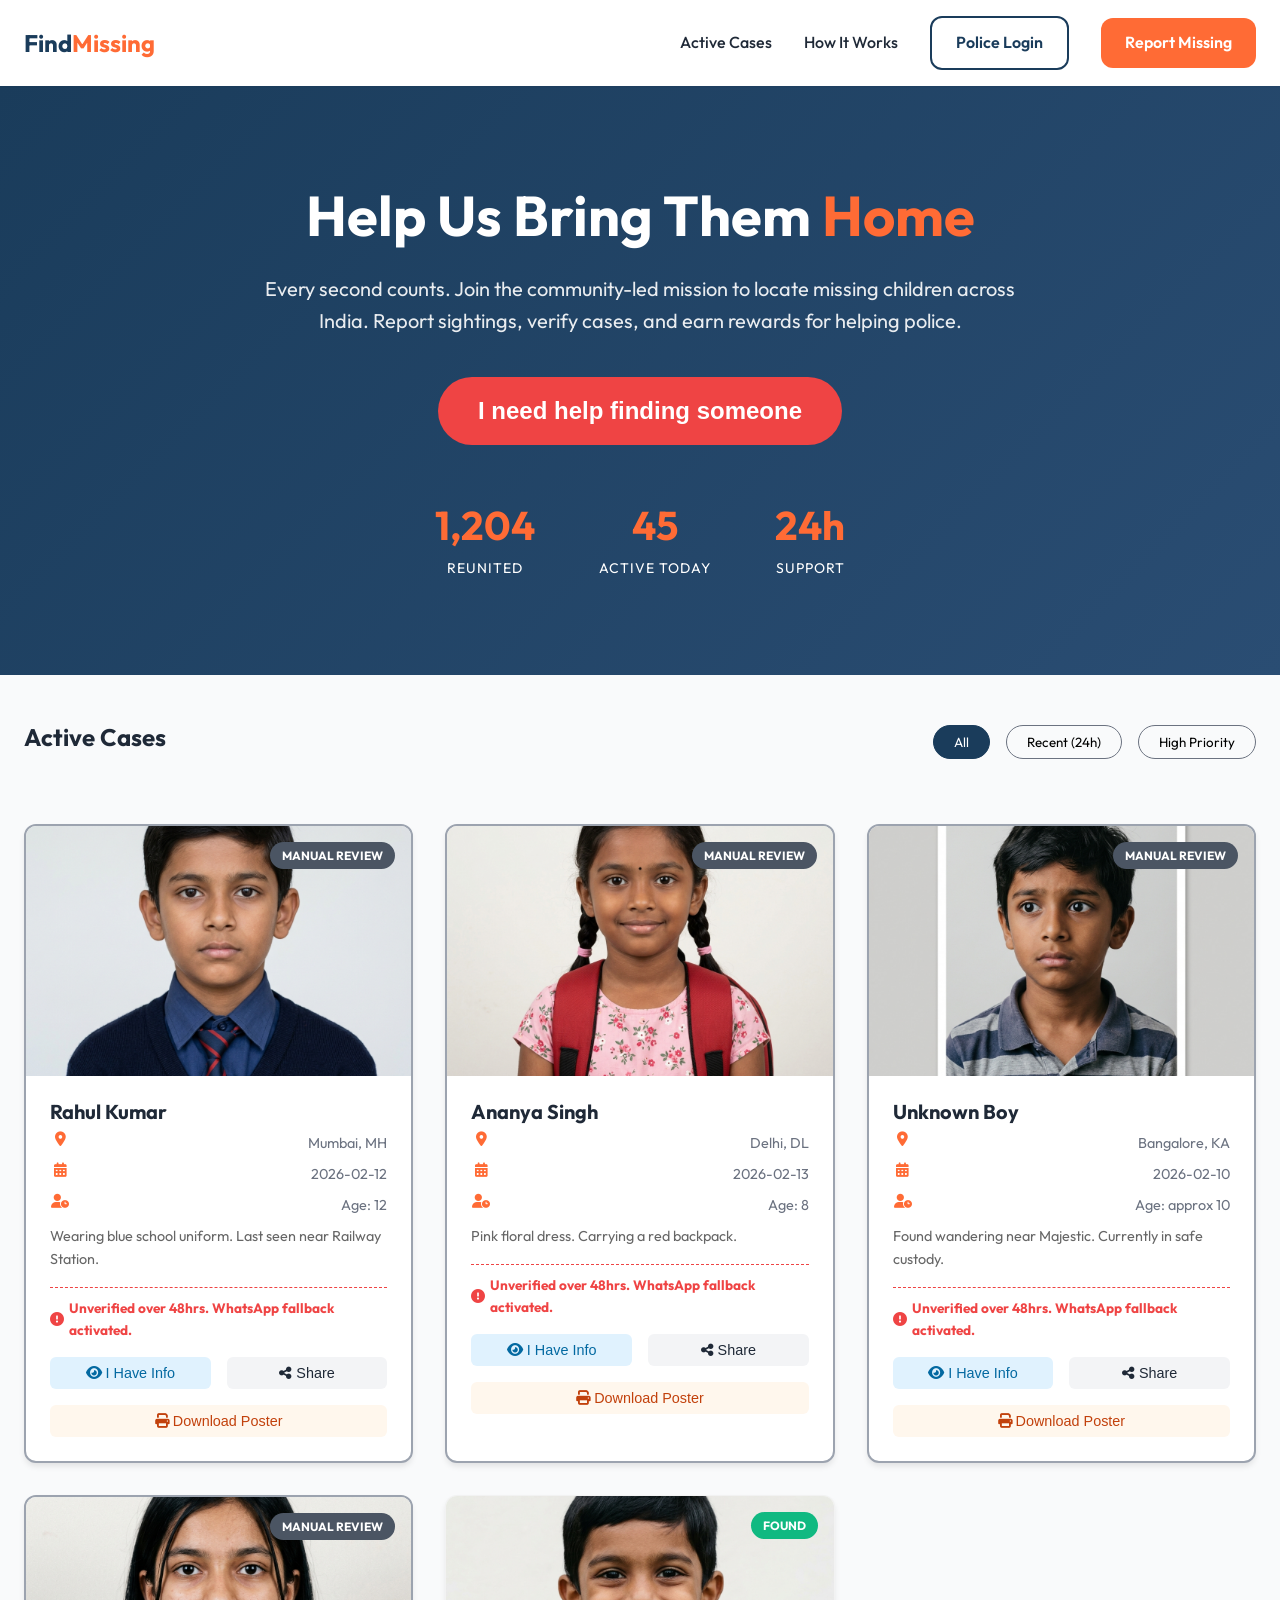
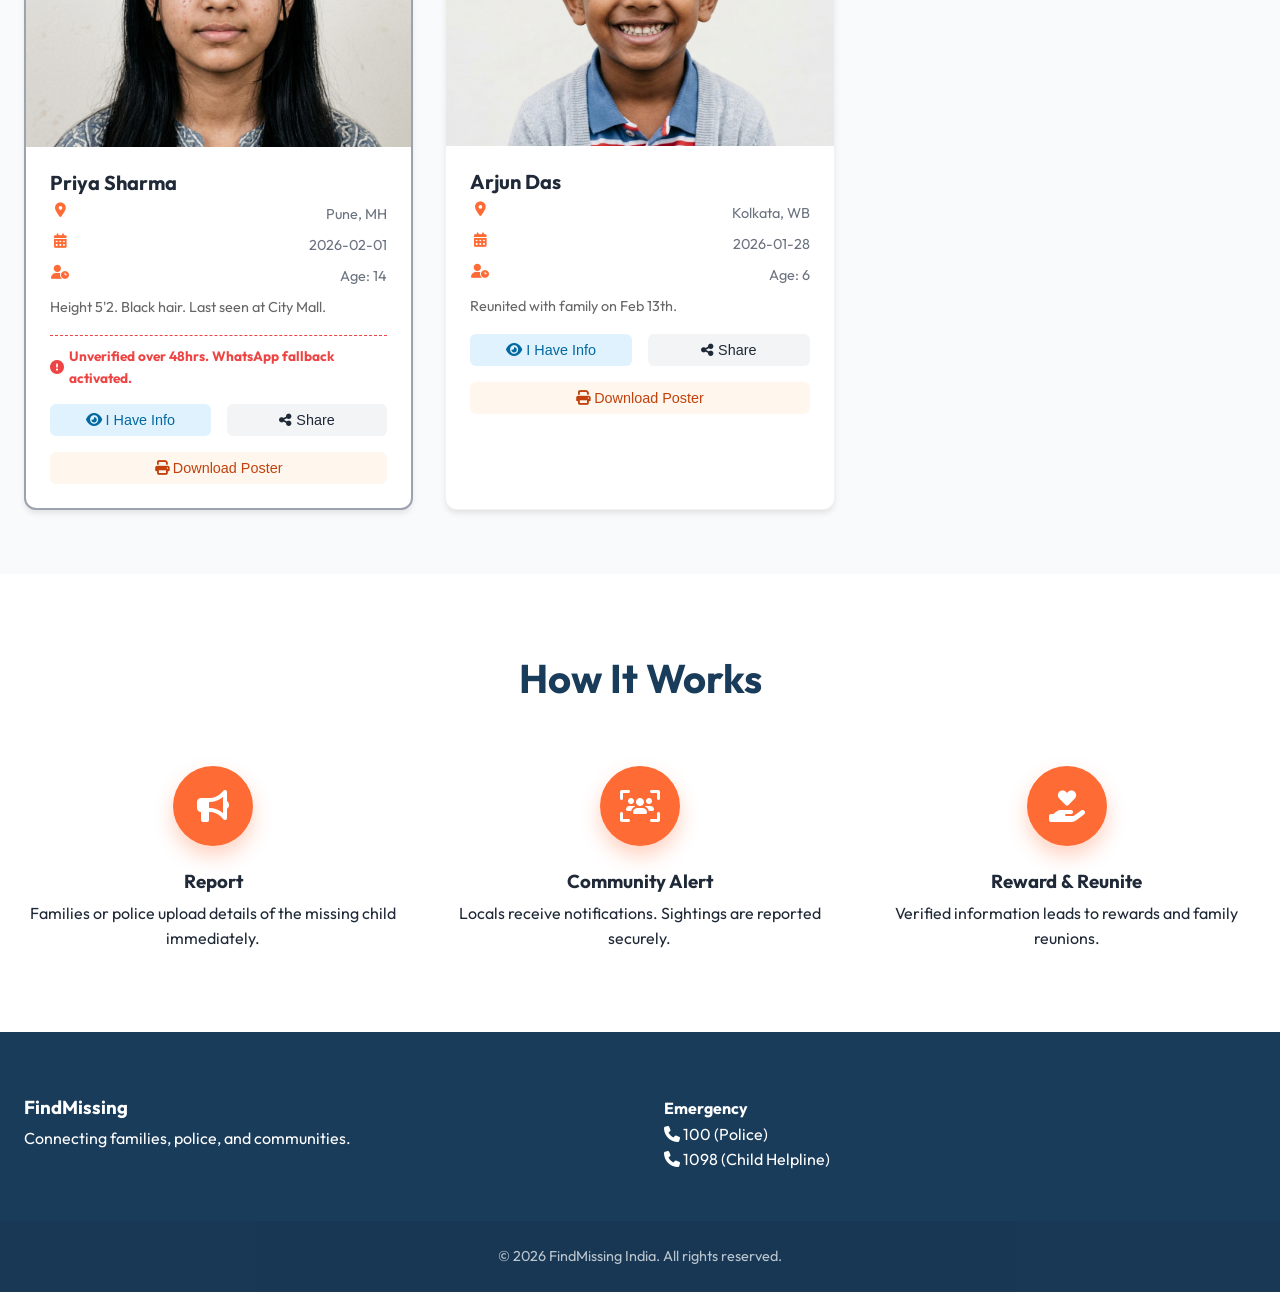
<file: index.html>
<!DOCTYPE html>
<html lang="en">

<head>
    <meta charset="UTF-8">
    <meta name="viewport" content="width=device-width, initial-scale=1.0">
    <title>FindMissing - Reconnecting Families</title>
    <meta name="description"
        content="Official platform to report and find missing children in India. Connect with police and community to help.">
    <link rel="stylesheet" href="styles.css">
    <link rel="preconnect" href="https://fonts.googleapis.com">
    <link rel="preconnect" href="https://fonts.gstatic.com" crossorigin>
    <link href="https://fonts.googleapis.com/css2?family=Outfit:wght@300;400;500;600;700&display=swap" rel="stylesheet">
    <link rel="stylesheet" href="https://cdnjs.cloudflare.com/ajax/libs/font-awesome/6.4.0/css/all.min.css">
</head>

<body>

    <!-- Navigation -->
    <nav class="navbar">
        <div class="nav-container">
            <a href="#" class="logo">Find<span class="highlight">Missing</span></a>
            <div class="nav-links">
                <a href="#active-cases">Active Cases</a>
                <a href="#how-it-works">How It Works</a>
                <a href="#" class="btn-secondary" onclick="openPoliceLogin()">Police Login</a>
                <span id="policeActions" style="display: none; align-items: center; margin-right: 15px;">
                    <a href="#" style="color: var(--secondary); font-weight: bold; cursor: pointer; text-decoration: none;" onclick="openLedger()"><i class="fas fa-database"></i> Audit Ledger</a>
                </span>
                <a href="#" class="btn-primary" onclick="openReportModal()">Report Missing</a>
            </div>
            <div class="mobile-menu-btn">
                <i class="fas fa-bars"></i>
            </div>
        </div>
    </nav>

    <!-- Hero Section -->
    <header class="hero">
        <div class="hero-content">
            <h1>Help Us Bring Them <span class="highlight">Home</span></h1>
            <p>Every second counts. Join the community-led mission to locate missing children across India. Report
                sightings, verify cases, and earn rewards for helping police.</p>
            <div class="crisis-actions" style="margin-top: 2rem; margin-bottom: 3rem;">
                <button id="crisis-btn" class="btn-pulse" onclick="openWizard()">I need help finding someone</button>
            </div>
            <div class="hero-stats">
                <div class="stat-item">
                    <span class="stat-number">1,204</span>
                    <span class="stat-label">Reunited</span>
                </div>
                <div class="stat-item">
                    <span class="stat-number">45</span>
                    <span class="stat-label">Active Today</span>
                </div>
                <div class="stat-item">
                    <span class="stat-number">24h</span>
                    <span class="stat-label">Support</span>
                </div>
            </div>
        </div>
        <div class="hero-overlay"></div>
    </header>

    <!-- Main Content -->
    <main class="container">

        <!-- Filters -->
        <section class="filters" id="active-cases">
            <div class="section-header">
                <h2>Active Cases</h2>
                <div class="filter-options">
                    <button class="filter-btn active" onclick="setFilter('all')">All</button>
                    <button class="filter-btn" onclick="setFilter('recent')">Recent (24h)</button>
                    <button class="filter-btn" onclick="setFilter('high-risk')">High Priority</button>
                </div>
            </div>
        </section>

        <!-- Missing Persons Grid -->
        <div class="cards-grid" id="cardsGrid">
            <!-- Cards will be injected here by JS -->
        </div>

    </main>

    <!-- How It Works -->
    <section class="how-it-works" id="how-it-works">
        <div class="container">
            <h2>How It Works</h2>
            <div class="steps-grid">
                <div class="step-card">
                    <div class="icon-box"><i class="fas fa-bullhorn"></i></div>
                    <h3>Report</h3>
                    <p>Families or police upload details of the missing child immediately.</p>
                </div>
                <div class="step-card">
                    <div class="icon-box"><i class="fas fa-users-viewfinder"></i></div>
                    <h3>Community Alert</h3>
                    <p>Locals receive notifications. Sightings are reported securely.</p>
                </div>
                <div class="step-card">
                    <div class="icon-box"><i class="fas fa-hand-holding-heart"></i></div>
                    <h3>Reward & Reunite</h3>
                    <p>Verified information leads to rewards and family reunions.</p>
                </div>
            </div>
        </div>
    </section>

    <!-- Footer -->
    <footer>
        <div class="container footer-content">
            <div class="footer-col">
                <h3>FindMissing</h3>
                <p>Connecting families, police, and communities.</p>
            </div>
            <div class="footer-col">
                <h4>Emergency</h4>
                <p><i class="fas fa-phone"></i> 100 (Police)</p>
                <p><i class="fas fa-phone"></i> 1098 (Child Helpline)</p>
            </div>
        </div>
        <div class="footer-bottom">
            <p>&copy; 2026 FindMissing India. All rights reserved.</p>
        </div>
    </footer>

    <!-- Report Modal -->
    <div class="modal" id="reportModal">
        <div class="modal-content">
            <span class="close-btn" onclick="closeModal('reportModal')">&times;</span>
            <h2>Report Missing Child</h2>
            <form id="reportForm" onsubmit="handleReportSubmit(event)">
                <div class="form-group">
                    <label>Full Name</label>
                    <input type="text" name="name" required>
                </div>
                <div class="form-group">
                    <label>Age</label>
                    <input type="number" name="age" required>
                </div>
                <div class="form-group">
                    <label>Last Seen Location</label>
                    <input type="text" name="location" required>
                </div>
                <div class="form-group">
                    <label>Description / Clothing</label>
                    <textarea name="description" rows="3"></textarea>
                </div>
                <div class="form-group">
                    <label>Upload Photo</label>
                    <input type="file" accept="image/*">
                </div>
                <button type="submit" class="btn-primary full-width">Submit Report</button>
            </form>
        </div>
    </div>

    <!-- Sighting Modal -->
    <div class="modal" id="sightingModal">
        <div class="modal-content">
            <span class="close-btn" onclick="closeModal('sightingModal')">&times;</span>
            <h2>Report Sighting</h2>
            <p id="sightingContext">Reporting info for...</p>
            <form id="sightingForm" onsubmit="handleSightingSubmit(event)">
                <div class="form-group">
                    <label>Your Name (Optional)</label>
                    <input type="text" name="reporterName">
                </div>
                <div class="form-group">
                    <label>Sighting Location</label>
                    <input type="text" name="sightingLocation" required>
                </div>
                <div class="form-group">
                    <label>Details</label>
                    <textarea name="sightingDetails" rows="3" placeholder="What did you see?"></textarea>
                </div>
                <button type="submit" class="btn-primary full-width">Submit Info</button>
            </form>
        </div>
    </div>

    <!-- Crisis Wizard Modal -->
    <div class="modal" id="wizardModal">
        <div class="modal-content" style="max-width: 600px;">
            <span class="close-btn" onclick="closeModal('wizardModal')">&times;</span>
            <div class="progress-container">
                <div class="progress-fill" id="wizard-progress" style="width: 25%;"></div>
            </div>

            <div id="step-1" class="wizard-step active-step">
                <h2 style="color: var(--danger); margin-top: 15px;">Step 1: Basic Information</h2>
                <p style="margin-bottom: 20px; color: var(--text-light);">Please stay calm. We are here to help.</p>
                <div class="form-group">
                    <label>Child's Full Name</label>
                    <input type="text" id="wiz-name" required>
                </div>
                <div class="form-group">
                    <label>Age</label>
                    <input type="text" id="wiz-age" required>
                </div>
                <button class="btn-primary full-width" type="button" onclick="nextStep(2)">Next Step</button>
            </div>

            <div id="step-2" class="wizard-step" style="display: none;">
                <h2 style="color: var(--danger); margin-top: 15px;">Step 2: Last Seen Details</h2>
                <div class="form-group">
                    <label>When were they last seen?</label>
                    <input type="date" id="wiz-date" required>
                </div>
                <div class="form-group">
                    <label>Where were they last seen? (City, Landmark)</label>
                    <input type="text" id="wiz-location" required>
                </div>
                <div style="display: flex; gap: 10px;">
                    <button class="btn-secondary" style="flex: 1;" type="button" onclick="prevStep(1)">Back</button>
                    <button class="btn-primary" style="flex: 2;" type="button" onclick="nextStep(3)">Next Step</button>
                </div>
            </div>

            <div id="step-3" class="wizard-step" style="display: none;">
                <h2 style="color: var(--danger); margin-top: 15px;">Step 3: Physical Description</h2>
                <div class="form-group">
                    <label>What were they wearing? (Colors, patterns)</label>
                    <textarea id="wiz-desc" rows="3" required></textarea>
                </div>
                <div style="display: flex; gap: 10px;">
                    <button class="btn-secondary" style="flex: 1;" type="button" onclick="prevStep(2)">Back</button>
                    <button class="btn-primary" style="flex: 2;" type="button" onclick="nextStep(4)">Next Step</button>
                </div>
            </div>

            <div id="step-4" class="wizard-step" style="display: none;">
                <h2 style="color: var(--danger); margin-top: 15px;">Step 4: Contact & Publish</h2>
                <p style="margin-bottom: 20px; color: var(--text-light);">Provide your details so authorities can reach
                    you right away.</p>
                <div class="form-group">
                    <label>Your Phone Number</label>
                    <input type="tel" id="wiz-contact" required>
                </div>
                <div style="display: flex; gap: 10px;">
                    <button class="btn-secondary" style="flex: 1;" type="button" onclick="prevStep(3)">Back</button>
                    <button class="btn-primary" style="flex: 2; background-color: var(--danger); border: none;"
                        type="button" onclick="submitWizard()">Publish Alert</button>
                </div>
            </div>
        </div>
    </div>

    <!-- Blockchain Ledger Modal -->
    <div class="modal" id="ledgerModal">
        <div class="modal-content" style="max-width: 800px;">
            <span class="close-btn" onclick="closeModal('ledgerModal')">&times;</span>
            <div style="display: flex; align-items: center; gap: 10px; margin-bottom: 20px;">
                <i class="fas fa-link" style="color: var(--secondary); font-size: 1.5rem;"></i>
                <h2 style="margin: 0; color: var(--secondary);">Blockchain Audit Trail</h2>
            </div>
            <p style="color: var(--text-light); margin-bottom: 15px; font-size: 0.9rem;">Mock cryptographic ledger verifying all updates to the database.</p>
            <div style="overflow-x: auto; max-height: 400px;">
                <table class="ledger-table">
                    <thead>
                        <tr>
                            <th>Timestamp</th>
                            <th>Action</th>
                            <th>Case ID</th>
                            <th>Cryptographic Hash</th>
                        </tr>
                    </thead>
                    <tbody id="ledgerBody">
                        <!-- Entries placed by JS -->
                    </tbody>
                </table>
            </div>
        </div>
    </div>

    <script src="script.js"></script>
</body>

</html>
</file>
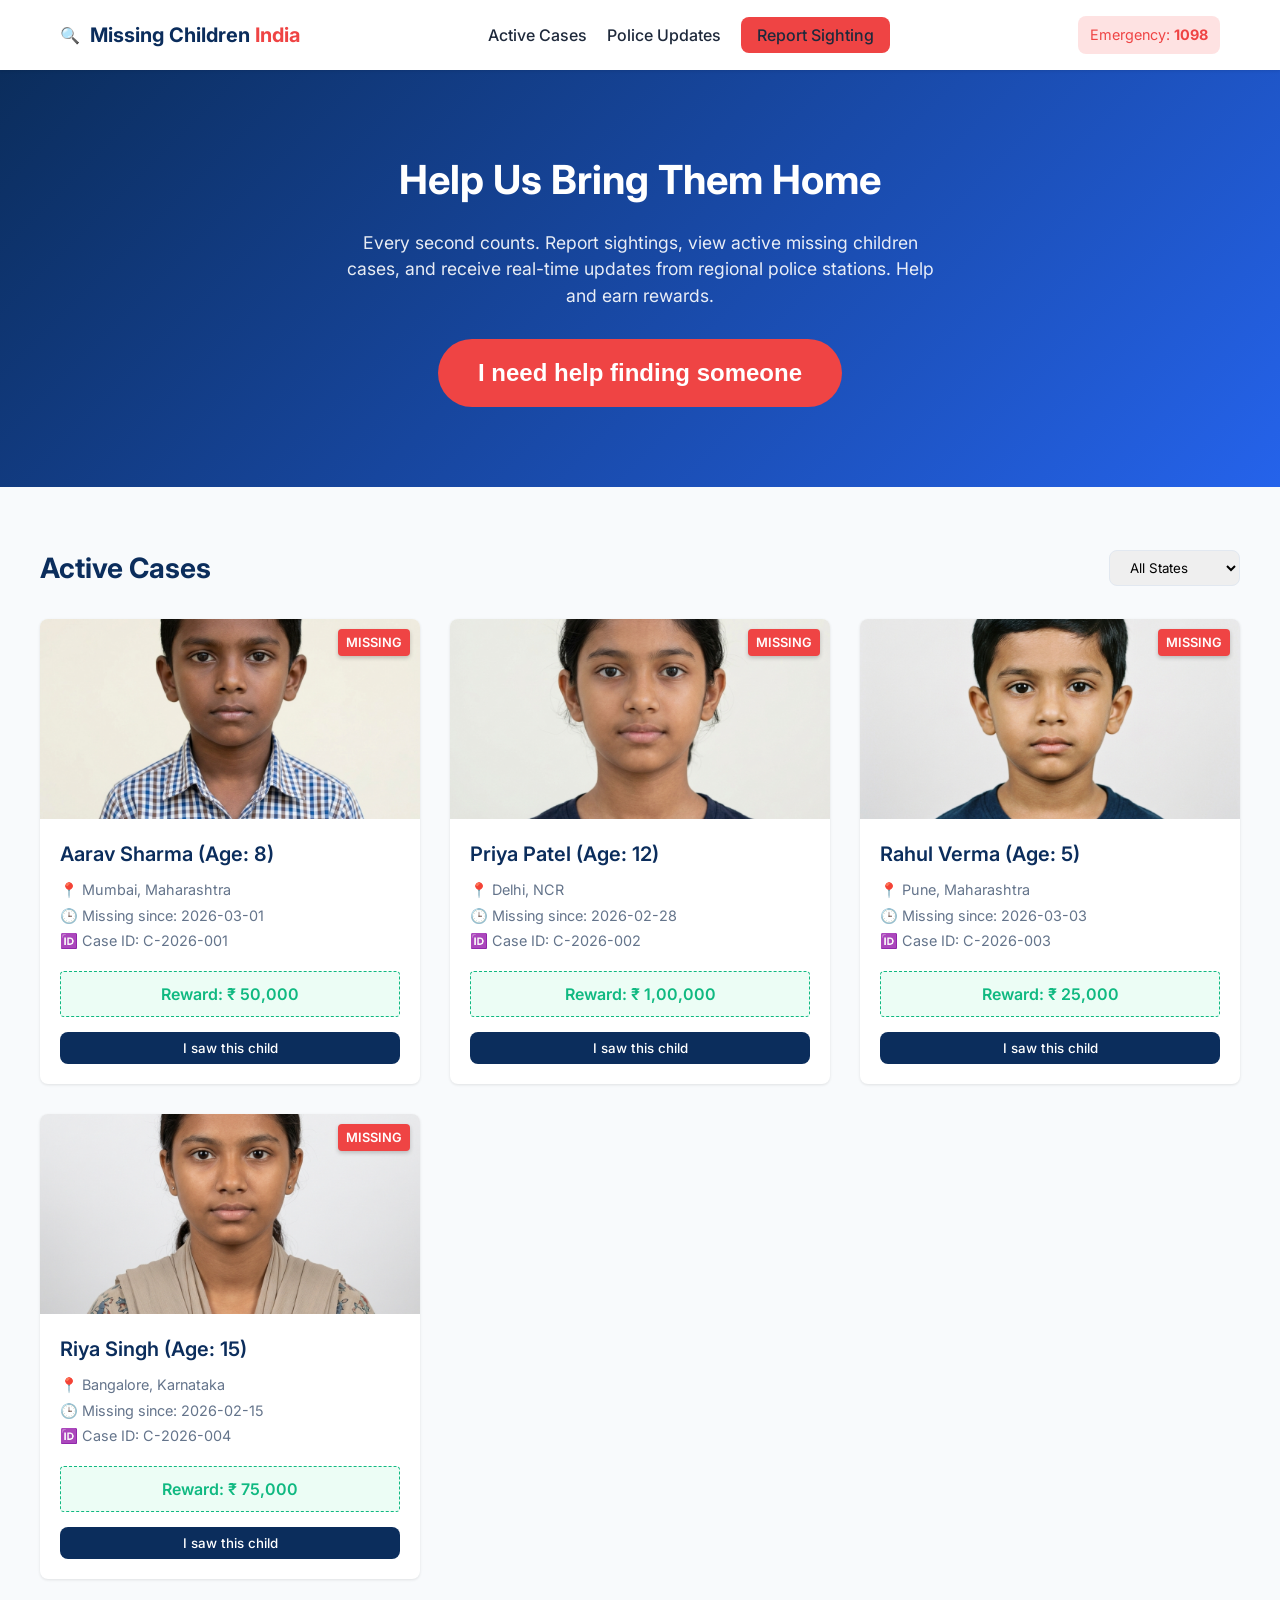
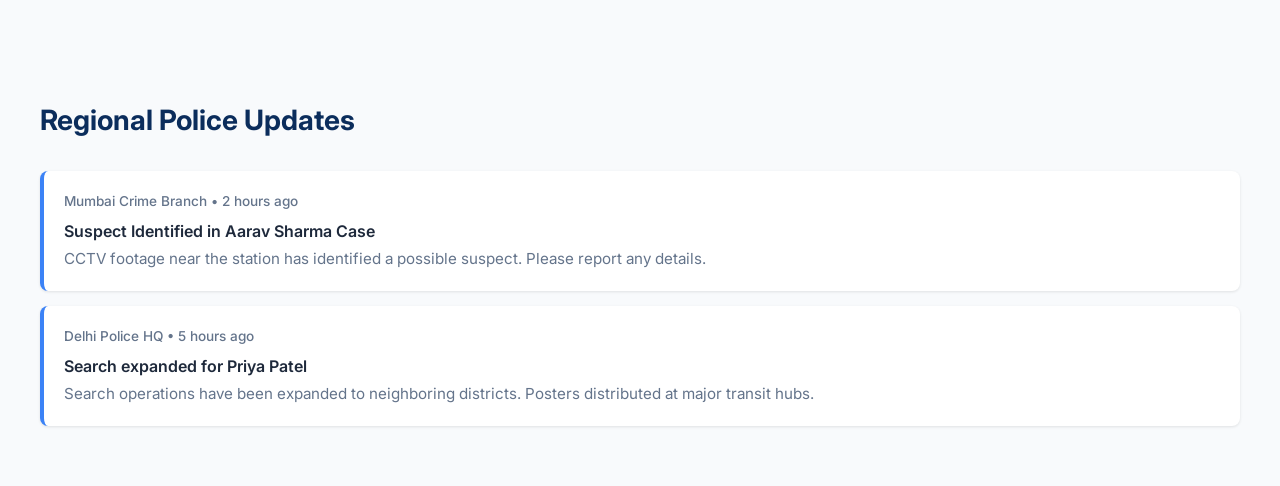
<file: assets/index.html>
<!DOCTYPE html>
<html lang="en">

<head>
    <meta charset="UTF-8">
    <meta name="viewport" content="width=device-width, initial-scale=1.0">
    <title>Missing Children India | Help Find Them</title>
    <meta name="description" content="A platform to report and find missing children across India.">
    <link href="https://fonts.googleapis.com/css2?family=Inter:wght@300;400;500;600;700&display=swap" rel="stylesheet">
    <link rel="stylesheet" href="styles.css">
</head>

<body>
    <header class="main-header">
        <div class="container header-container">
            <div class="logo">
                <span class="logo-icon">🔍</span>
                <h1>Missing Children <span>India</span></h1>
            </div>
            <nav class="main-nav">
                <ul>
                    <li><a href="#active-cases">Active Cases</a></li>
                    <li><a href="#police-updates">Police Updates</a></li>
                    <li><a href="#" id="report-btn" class="btn btn-primary">Report Sighting</a></li>
                </ul>
            </nav>
            <div class="emergency">
                <span>Emergency: </span>
                <strong>1098</strong>
            </div>
        </div>
    </header>

    <main>
        <section class="hero">
            <div class="container hero-content">
                <h2>Help Us Bring Them Home</h2>
                <p>Every second counts. Report sightings, view active missing children cases, and receive real-time
                    updates from regional police stations. Help and earn rewards.</p>
                <div class="crisis-actions" style="margin-top: 30px;">
                    <button id="crisis-btn" class="btn-pulse" onclick="openWizard()">I need help finding
                        someone</button>
                </div>
            </div>
        </section>

        <section id="active-cases" class="container section">
            <div class="section-header">
                <h2>Active Cases</h2>
                <div class="filters">
                    <select id="state-filter">
                        <option value="all">All States</option>
                        <option value="maharashtra">Maharashtra</option>
                        <option value="delhi">Delhi</option>
                        <option value="karnataka">Karnataka</option>
                    </select>
                </div>
            </div>
            <div class="grid" id="cases-grid">
                <!-- Cases dynamically injected here -->
            </div>
        </section>

        <section id="police-updates" class="container section">
            <div class="section-header">
                <h2>Regional Police Updates</h2>
            </div>
            <div class="updates-feed" id="updates-feed">
                <!-- Updates dynamically injected here -->
            </div>
        </section>
    </main>

    <!-- Report Modal -->
    <div id="report-modal" class="modal">
        <div class="modal-content">
            <span class="close-modal">&times;</span>
            <h2>Report a Sighting</h2>
            <form id="report-form">
                <div class="form-group">
                    <label for="child-id">Case ID (if known)</label>
                    <input type="text" id="child-id" placeholder="Optional">
                </div>
                <div class="form-group">
                    <label for="location">Location Seen</label>
                    <input type="text" id="location" required placeholder="City, Area, Landmark">
                </div>
                <div class="form-group">
                    <label for="details">Additional Details</label>
                    <textarea id="details" rows="4" required
                        placeholder="Description of clothing, companions, etc."></textarea>
                </div>
                <div class="form-group">
                    <label for="contact">Your Contact Number</label>
                    <input type="tel" id="contact" required placeholder="+91">
                </div>
                <button type="submit" class="btn btn-primary btn-submit">Submit Report</button>
            </form>
        </div>
    </div>

    <!-- Crisis Wizard Modal -->
    <div id="wizard-modal" class="modal">
        <div class="modal-content wizard-content">
            <span class="close-modal" onclick="closeWizard()">&times;</span>
            <div class="progress-container">
                <div class="progress-fill" id="wizard-progress" style="width: 25%;"></div>
            </div>

            <div id="step-1" class="wizard-step active-step">
                <h2 style="color: var(--accent-red); margin-top: 15px;">Step 1: Basic Information</h2>
                <p style="margin-bottom: 20px; color: var(--text-muted);">Please stay calm. We are here to help.</p>
                <div class="form-group">
                    <label>Child's Full Name</label>
                    <input type="text" id="wiz-name" required>
                </div>
                <div class="form-group">
                    <label>Age</label>
                    <input type="number" id="wiz-age" required>
                </div>
                <button class="btn btn-primary" style="width: 100%;" type="button" onclick="nextStep(2)">Next
                    Step</button>
            </div>

            <div id="step-2" class="wizard-step" style="display: none;">
                <h2 style="color: var(--accent-red); margin-top: 15px;">Step 2: Last Seen Details</h2>
                <div class="form-group">
                    <label>When were they last seen?</label>
                    <input type="date" id="wiz-date" required>
                </div>
                <div class="form-group">
                    <label>Where were they last seen? (City, Landmark)</label>
                    <input type="text" id="wiz-location" required>
                </div>
                <div style="display: flex; gap: 10px;">
                    <button class="btn" style="flex: 1; border: 1px solid var(--border-color);" type="button"
                        onclick="prevStep(1)">Back</button>
                    <button class="btn btn-primary" style="flex: 2;" type="button" onclick="nextStep(3)">Next
                        Step</button>
                </div>
            </div>

            <div id="step-3" class="wizard-step" style="display: none;">
                <h2 style="color: var(--accent-red); margin-top: 15px;">Step 3: Physical Description</h2>
                <div class="form-group">
                    <label>What were they wearing? (Colors, patterns)</label>
                    <textarea id="wiz-desc" rows="3" required></textarea>
                </div>
                <div style="display: flex; gap: 10px;">
                    <button class="btn" style="flex: 1; border: 1px solid var(--border-color);" type="button"
                        onclick="prevStep(2)">Back</button>
                    <button class="btn btn-primary" style="flex: 2;" type="button" onclick="nextStep(4)">Next
                        Step</button>
                </div>
            </div>

            <div id="step-4" class="wizard-step" style="display: none;">
                <h2 style="color: var(--accent-red); margin-top: 15px;">Step 4: Contact & Publish</h2>
                <p style="margin-bottom: 20px; color: var(--text-muted);">Provide your details so authorities can reach
                    you right away.</p>
                <div class="form-group">
                    <label>Your Phone Number</label>
                    <input type="tel" id="wiz-contact" required>
                </div>
                <div style="display: flex; gap: 10px;">
                    <button class="btn" style="flex: 1; border: 1px solid var(--border-color);" type="button"
                        onclick="prevStep(3)">Back</button>
                    <button class="btn btn-primary btn-submit" style="flex: 2; background-color: var(--accent-red);"
                        type="button" onclick="submitWizard()">Publish Alert</button>
                </div>
            </div>
        </div>
    </div>

    <script src="app.js"></script>
</body>

</html>
</file>
<file: styles.css>
:root {
    --primary: #FF6B35;
    /* Alert Orange */
    --primary-dark: #E85A26;
    --secondary: #1A3C5B;
    /* Police/Trust Blue */
    --accent: #F7C59F;
    --text: #1F2937;
    --text-light: #6B7280;
    --bg: #F9FAFB;
    --white: #FFFFFF;
    --danger: #EF4444;
    --success: #10B981;
    --shadow-sm: 0 1px 2px 0 rgba(0, 0, 0, 0.05);
    --shadow-md: 0 4px 6px -1px rgba(0, 0, 0, 0.1);
    --shadow-lg: 0 10px 15px -3px rgba(0, 0, 0, 0.1);
    --radius: 12px;
}

* {
    margin: 0;
    padding: 0;
    box-sizing: border-box;
}

body {
    font-family: 'Outfit', sans-serif;
    background-color: var(--bg);
    color: var(--text);
    line-height: 1.6;
}

/* Typography & Utilities */
h1,
h2,
h3 {
    line-height: 1.2;
    margin-bottom: 0.5rem;
}

.highlight {
    color: var(--primary);
}

.container {
    max-width: 1280px;
    margin: 0 auto;
    padding: 0 1.5rem;
}

.btn-primary {
    background-color: var(--primary);
    color: var(--white);
    padding: 0.75rem 1.5rem;
    border-radius: var(--radius);
    text-decoration: none;
    font-weight: 600;
    border: none;
    cursor: pointer;
    transition: all 0.2s;
}

.btn-primary:hover {
    background-color: var(--primary-dark);
    transform: translateY(-1px);
}

.btn-secondary {
    background-color: transparent;
    color: var(--secondary);
    padding: 0.75rem 1.5rem;
    text-decoration: none;
    font-weight: 600;
    border: 2px solid var(--secondary);
    border-radius: var(--radius);
    transition: all 0.2s;
}

.btn-secondary:hover {
    background-color: var(--secondary);
    color: var(--white);
}

.full-width {
    width: 100%;
}

/* Navbar */
.navbar {
    background-color: rgba(255, 255, 255, 0.95);
    backdrop-filter: blur(10px);
    position: sticky;
    top: 0;
    z-index: 100;
    box-shadow: var(--shadow-sm);
    padding: 1rem 0;
}

.nav-container {
    display: flex;
    justify-content: space-between;
    align-items: center;
    max-width: 1280px;
    margin: 0 auto;
    padding: 0 1.5rem;
}

.logo {
    font-size: 1.5rem;
    font-weight: 700;
    text-decoration: none;
    color: var(--secondary);
}

.nav-links {
    display: flex;
    gap: 2rem;
    align-items: center;
}

.nav-links a:not(.btn-primary):not(.btn-secondary) {
    text-decoration: none;
    color: var(--text);
    font-weight: 500;
}

.mobile-menu-btn {
    display: none;
    /* Hidden on desktop */
}

/* Hero */
.hero {
    position: relative;
    background: linear-gradient(135deg, var(--secondary) 0%, #2A4D73 100%);
    color: var(--white);
    padding: 6rem 1.5rem;
    text-align: center;
    overflow: hidden;
}

.hero-content {
    position: relative;
    z-index: 2;
    max-width: 800px;
    margin: 0 auto;
}

.hero h1 {
    font-size: 3.5rem;
    margin-bottom: 1.5rem;
}

.hero p {
    font-size: 1.25rem;
    opacity: 0.9;
    margin-bottom: 2.5rem;
}

.search-bar {
    background: var(--white);
    padding: 0.5rem;
    border-radius: 50px;
    display: flex;
    align-items: center;
    box-shadow: var(--shadow-lg);
    margin-bottom: 3rem;
}

.search-bar i {
    color: var(--text-light);
    margin-left: 1.5rem;
}

.search-bar input {
    border: none;
    flex: 1;
    padding: 1rem;
    font-size: 1.1rem;
    outline: none;
}

.search-bar button {
    background: var(--secondary);
    color: var(--white);
    border: none;
    padding: 1rem 2.5rem;
    border-radius: 50px;
    font-weight: 600;
    cursor: pointer;
    font-size: 1rem;
}

.hero-stats {
    display: flex;
    justify-content: center;
    gap: 4rem;
}

.stat-item {
    display: flex;
    flex-direction: column;
}

.stat-number {
    font-size: 2.5rem;
    font-weight: 700;
    color: var(--primary);
}

.stat-label {
    font-size: 0.875rem;
    text-transform: uppercase;
    letter-spacing: 1px;
}

/* Filters */
.filters {
    padding: 3rem 0 2rem;
}

.section-header {
    display: flex;
    justify-content: space-between;
    align-items: center;
    margin-bottom: 2rem;
}

.filter-options {
    display: flex;
    gap: 1rem;
}

.filter-btn {
    background: transparent;
    border: 1px solid var(--text-light);
    padding: 0.5rem 1.25rem;
    border-radius: 30px;
    cursor: pointer;
    font-family: inherit;
    transition: all 0.2s;
}

.filter-btn.active,
.filter-btn:hover {
    background: var(--secondary);
    color: var(--white);
    border-color: var(--secondary);
}

/* Cards Grid */
.cards-grid {
    display: grid;
    grid-template-columns: repeat(auto-fill, minmax(300px, 1fr));
    gap: 2rem;
    margin-bottom: 4rem;
}

.card {
    background: var(--white);
    border-radius: var(--radius);
    overflow: hidden;
    box-shadow: var(--shadow-md);
    transition: transform 0.3s, box-shadow 0.3s;
    position: relative;
    border: 1px solid rgba(0, 0, 0, 0.05);
}

.card:hover {
    transform: translateY(-5px);
    box-shadow: var(--shadow-lg);
}

.card-badge {
    position: absolute;
    top: 1rem;
    right: 1rem;
    padding: 0.25rem 0.75rem;
    border-radius: 20px;
    font-size: 0.75rem;
    font-weight: 700;
    text-transform: uppercase;
    z-index: 10;
}

.badge-risk {
    background: var(--danger);
    color: white;
}

.badge-new {
    background: var(--primary);
    color: white;
}

.badge-found {
    background: var(--success);
    color: white;
}

.card-img-container {
    height: 250px;
    overflow: hidden;
    background-color: #EEE;
}

.card-img-container img {
    width: 100%;
    height: 100%;
    object-fit: cover;
    transition: transform 0.5s;
}

.card:hover .card-img-container img {
    transform: scale(1.05);
}

.card-content {
    padding: 1.5rem;
}

.card-content h3 {
    margin-bottom: 0.5rem;
    font-size: 1.25rem;
}

.info-row {
    display: flex;
    justify-content: space-between;
    font-size: 0.9rem;
    color: var(--text-light);
    margin-bottom: 0.5rem;
}

.info-row i {
    width: 20px;
    text-align: center;
    color: var(--primary);
    margin-right: 0.5rem;
}

.reward-tag {
    background: #FEF3C7;
    color: #D97706;
    display: inline-block;
    padding: 0.25rem 0.75rem;
    border-radius: 4px;
    font-weight: 600;
    font-size: 0.85rem;
    margin-top: 1rem;
    margin-bottom: 1rem;
}

.card-actions {
    display: grid;
    grid-template-columns: 1fr 1fr;
    gap: 1rem;
}

.btn-card {
    padding: 0.5rem;
    text-align: center;
    border-radius: 6px;
    font-size: 0.9rem;
    cursor: pointer;
    border: none;
    font-weight: 500;
    transition: background 0.2s;
}

.btn-info {
    background: #E0F2FE;
    color: #0369A1;
}

.btn-info:hover {
    background: #BAE6FD;
}

.btn-share {
    background: #F3F4F6;
    color: var(--text);
}

.btn-share:hover {
    background: #E5E7EB;
}

/* How It Works */
.how-it-works {
    background: var(--white);
    padding: 5rem 0;
}

.how-it-works h2 {
    text-align: center;
    margin-bottom: 4rem;
    font-size: 2.5rem;
    color: var(--secondary);
}

.steps-grid {
    display: grid;
    grid-template-columns: repeat(auto-fit, minmax(250px, 1fr));
    gap: 3rem;
}

.step-card {
    text-align: center;
}

.icon-box {
    width: 80px;
    height: 80px;
    background: var(--primary);
    color: var(--white);
    border-radius: 50%;
    display: flex;
    justify-content: center;
    align-items: center;
    font-size: 2rem;
    margin: 0 auto 1.5rem;
    box-shadow: 0 10px 20px rgba(255, 107, 53, 0.3);
}

/* Footer */
footer {
    background: var(--secondary);
    color: var(--white);
    padding: 4rem 0 0;
}

.footer-content {
    display: grid;
    grid-template-columns: repeat(auto-fit, minmax(200px, 1fr));
    gap: 3rem;
    padding-bottom: 3rem;
}

.footer-bottom {
    background: rgba(0, 0, 0, 0.1);
    text-align: center;
    padding: 1.5rem;
    font-size: 0.9rem;
    opacity: 0.7;
}

/* Modal */
.modal {
    display: none;
    position: fixed;
    top: 0;
    left: 0;
    width: 100%;
    height: 100%;
    background: rgba(0, 0, 0, 0.5);
    z-index: 1000;
    justify-content: center;
    align-items: center;
    backdrop-filter: blur(5px);
}

.modal-content {
    background: var(--white);
    padding: 2.5rem;
    border-radius: var(--radius);
    width: 100%;
    max-width: 500px;
    position: relative;
    box-shadow: var(--shadow-lg);
    animation: slideUp 0.3s ease-out;
}

@keyframes slideUp {
    from {
        opacity: 0;
        transform: translateY(20px);
    }

    to {
        opacity: 1;
        transform: translateY(0);
    }
}

.close-btn {
    position: absolute;
    top: 1rem;
    right: 1.5rem;
    font-size: 1.5rem;
    cursor: pointer;
    color: var(--text-light);
}

.form-group {
    margin-bottom: 1.25rem;
}

.form-group label {
    display: block;
    margin-bottom: 0.5rem;
    font-weight: 500;
    font-size: 0.95rem;
}

.form-group input,
.form-group textarea {
    width: 100%;
    padding: 0.75rem;
    border: 1px solid #D1D5DB;
    border-radius: 8px;
    font-family: inherit;
    font-size: 1rem;
}

.form-group input:focus {
    outline: 2px solid var(--primary);
    border-color: transparent;
}

/* Crisis Button & Wizard styles */
.btn-pulse {
    background-color: var(--danger);
    color: var(--white);
    font-size: 1.5rem;
    font-weight: 700;
    padding: 20px 40px;
    border: none;
    border-radius: 50px;
    cursor: pointer;
    box-shadow: 0 0 0 0 rgba(239, 68, 68, 0.7);
    animation: pulse 2s infinite;
    transition: transform 0.3s;
}

.btn-pulse:hover {
    transform: scale(1.05);
}

@keyframes pulse {
    0% {
        box-shadow: 0 0 0 0 rgba(239, 68, 68, 0.7);
    }

    70% {
        box-shadow: 0 0 0 20px rgba(239, 68, 68, 0);
    }

    100% {
        box-shadow: 0 0 0 0 rgba(239, 68, 68, 0);
    }
}

.progress-container {
    width: 100%;
    background-color: var(--shadow-sm);
    height: 8px;
    border-radius: 4px;
    margin-bottom: 20px;
    overflow: hidden;
    position: relative;
    background: #e2e8f0;
}

.progress-fill {
    height: 100%;
    background-color: var(--primary);
    transition: width 0.4s ease;
}

/* Blockchain Ledger Table */
.ledger-table {
    width: 100%;
    border-collapse: collapse;
    font-family: monospace;
    font-size: 0.85rem;
}

.ledger-table th, .ledger-table td {
    padding: 10px;
    border-bottom: 1px solid rgba(0,0,0,0.1);
    text-align: left;
}

.ledger-table th {
    background: #f1f5f9;
    color: var(--secondary);
    position: sticky;
    top: 0;
}

.hash-cell {
    color: var(--success);
    word-break: break-all;
    font-weight: 600;
}

/* 48-Hour Review Tag */
.badge-expired {
    background: #4B5563; 
    color: white;
}

.case-expired {
    border: 2px solid #9CA3AF;
}

.expired-warning {
    color: var(--danger);
    font-weight: bold;
    font-size: 0.85rem;
    margin-top: 10px;
    padding-top: 10px;
    border-top: 1px dashed var(--danger);
    display: flex;
    align-items: center;
    gap: 5px;
}

/* Responsive */
@media (max-width: 768px) {
    .hero h1 {
        font-size: 2.5rem;
    }

    .nav-links {
        display: none;
    }

    .mobile-menu-btn {
        display: block;
        font-size: 1.5rem;
    }

    .hero-stats {
        gap: 1.5rem;
    }
}
</file>
<file: assets/styles.css>
:root {
    --primary-color: #0b2d5c;
    --secondary-color: #3b82f6;
    --accent-red: #ef4444;
    --success-green: #10b981;
    --bg-color: #f8fafc;
    --surface-color: #ffffff;
    --text-main: #1e293b;
    --text-muted: #64748b;
    --border-color: #e2e8f0;
    --shadow-sm: 0 1px 3px rgba(0, 0, 0, 0.1);
    --shadow-md: 0 4px 6px -1px rgba(0, 0, 0, 0.1);
    --shadow-lg: 0 10px 15px -3px rgba(0, 0, 0, 0.1);
    --radius: 8px;
}

* {
    margin: 0;
    padding: 0;
    box-sizing: border-box;
}

body {
    font-family: 'Inter', sans-serif;
    background-color: var(--bg-color);
    color: var(--text-main);
    line-height: 1.5;
}

.container {
    max-width: 1200px;
    margin: 0 auto;
    padding: 0 20px;
}

/* Header */
.main-header {
    background: var(--surface-color);
    box-shadow: var(--shadow-sm);
    position: sticky;
    top: 0;
    z-index: 100;
}

.header-container {
    display: flex;
    justify-content: space-between;
    align-items: center;
    height: 70px;
}

.logo {
    display: flex;
    align-items: center;
    gap: 10px;
}

.logo h1 {
    font-size: 1.25rem;
    font-weight: 700;
    color: var(--primary-color);
}

.logo span {
    color: var(--accent-red);
}

.main-nav ul {
    display: flex;
    list-style: none;
    gap: 20px;
    align-items: center;
}

.main-nav a {
    text-decoration: none;
    color: var(--text-main);
    font-weight: 500;
    transition: color 0.3s;
}

.main-nav a:hover {
    color: var(--secondary-color);
}

.btn {
    padding: 8px 16px;
    border-radius: var(--radius);
    border: none;
    cursor: pointer;
    font-family: inherit;
    font-weight: 500;
    transition: all 0.3s;
}

.btn-primary {
    background-color: var(--accent-red);
    color: white;
    text-decoration: none;
}

.btn-primary:hover {
    background-color: #dc2626;
    transform: translateY(-1px);
}

.emergency {
    background: #fee2e2;
    color: var(--accent-red);
    padding: 8px 12px;
    border-radius: var(--radius);
    font-size: 0.9rem;
}

/* Hero Section */
.hero {
    background: linear-gradient(135deg, var(--primary-color), #2563eb);
    padding: 80px 0;
    color: white;
    text-align: center;
}

.hero h2 {
    font-size: 2.5rem;
    margin-bottom: 20px;
}

.hero p {
    font-size: 1.1rem;
    max-width: 600px;
    margin: 0 auto 30px;
    opacity: 0.9;
}

.search-bar {
    display: flex;
    max-width: 500px;
    margin: 0 auto;
    background: white;
    border-radius: var(--radius);
    padding: 5px;
    box-shadow: var(--shadow-lg);
}

.search-bar input {
    flex: 1;
    border: none;
    padding: 12px 16px;
    font-size: 1rem;
    outline: none;
    border-radius: var(--radius) 0 0 var(--radius);
}

.btn-search {
    background-color: var(--primary-color);
    color: white;
    padding: 0 24px;
}

.btn-search:hover {
    background-color: #1e3a8a;
}

/* Sections */
.section {
    padding: 60px 0;
}

.section-header {
    display: flex;
    justify-content: space-between;
    align-items: center;
    margin-bottom: 30px;
}

.section-header h2 {
    font-size: 1.75rem;
    color: var(--primary-color);
}

.filters select {
    padding: 8px 16px;
    border-radius: var(--radius);
    border: 1px solid var(--border-color);
    font-family: inherit;
    outline: none;
}

/* Grid */
.grid {
    display: grid;
    grid-template-columns: repeat(auto-fill, minmax(280px, 1fr));
    gap: 30px;
}

.card {
    background: var(--surface-color);
    border-radius: var(--radius);
    overflow: hidden;
    box-shadow: var(--shadow-sm);
    transition: transform 0.3s, box-shadow 0.3s;
    display: flex;
    flex-direction: column;
}

.card:hover {
    transform: translateY(-5px);
    box-shadow: var(--shadow-lg);
}

.card-img {
    height: 200px;
    background-size: cover;
    background-position: center;
    background-color: #e2e8f0;
    position: relative;
}

.status-badge {
    position: absolute;
    top: 10px;
    right: 10px;
    background: var(--accent-red);
    color: white;
    padding: 4px 8px;
    border-radius: 4px;
    font-size: 0.8rem;
    font-weight: 600;
    box-shadow: 0 2px 4px rgba(0, 0, 0, 0.2);
}

.card-body {
    padding: 20px;
    flex: 1;
    display: flex;
    flex-direction: column;
}

.card-title {
    font-size: 1.25rem;
    font-weight: 600;
    margin-bottom: 10px;
    color: var(--primary-color);
}

.card-meta {
    font-size: 0.9rem;
    color: var(--text-muted);
    margin-bottom: 15px;
}

.card-meta p {
    margin-bottom: 4px;
}

.reward {
    margin-top: auto;
    background: #ecfdf5;
    color: var(--success-green);
    padding: 10px;
    border-radius: 4px;
    font-weight: 600;
    text-align: center;
    border: 1px dashed var(--success-green);
}

/* Police Feed */
.updates-feed {
    display: flex;
    flex-direction: column;
    gap: 15px;
}

.update-item {
    background: white;
    padding: 20px;
    border-radius: var(--radius);
    border-left: 4px solid var(--secondary-color);
    box-shadow: var(--shadow-sm);
    transition: transform 0.2s;
}

.update-item:hover {
    transform: translateX(4px);
}

.update-meta {
    font-size: 0.85rem;
    color: var(--text-muted);
    margin-bottom: 8px;
    font-weight: 500;
}

.update-title {
    font-weight: 600;
    margin-bottom: 5px;
    color: var(--text-main);
}

.update-details {
    color: var(--text-muted);
    font-size: 0.95rem;
}

/* Modal */
.modal {
    display: none;
    position: fixed;
    top: 0;
    left: 0;
    width: 100%;
    height: 100%;
    background: rgba(11, 45, 92, 0.7);
    backdrop-filter: blur(4px);
    z-index: 1000;
    align-items: center;
    justify-content: center;
    animation: fadeIn 0.3s ease;
}

@keyframes fadeIn {
    from {
        opacity: 0;
    }

    to {
        opacity: 1;
    }
}

.modal.active {
    display: flex;
}

.modal-content {
    background: white;
    padding: 30px;
    border-radius: var(--radius);
    width: 90%;
    max-width: 500px;
    position: relative;
    box-shadow: var(--shadow-lg);
    animation: slideUp 0.3s ease;
}

@keyframes slideUp {
    from {
        transform: translateY(20px);
        opacity: 0;
    }

    to {
        transform: translateY(0);
        opacity: 1;
    }
}

.close-modal {
    position: absolute;
    top: 15px;
    right: 20px;
    font-size: 1.5rem;
    cursor: pointer;
    color: var(--text-muted);
    transition: color 0.2s;
}

.close-modal:hover {
    color: var(--accent-red);
}

.modal-content h2 {
    color: var(--primary-color);
    margin-bottom: 20px;
}

.form-group {
    margin-bottom: 15px;
}

.form-group label {
    display: block;
    margin-bottom: 5px;
    font-weight: 500;
    color: var(--text-main);
}

.form-group input,
.form-group textarea {
    width: 100%;
    padding: 10px;
    border: 1px solid var(--border-color);
    border-radius: 4px;
    font-family: inherit;
    transition: border-color 0.2s;
}

.form-group input:focus,
.form-group textarea:focus {
    outline: none;
    border-color: var(--secondary-color);
}

.btn-submit {
    width: 100%;
    padding: 12px;
    font-size: 1.05rem;
    margin-top: 10px;
}

/* Crisis Button & Wizard styles */
.btn-pulse {
    background-color: var(--accent-red);
    color: white;
    font-size: 1.5rem;
    font-weight: 700;
    padding: 20px 40px;
    border: none;
    border-radius: 50px;
    cursor: pointer;
    box-shadow: 0 0 0 0 rgba(239, 68, 68, 0.7);
    animation: pulse 2s infinite;
    transition: transform 0.3s;
}

.btn-pulse:hover {
    transform: scale(1.05);
}

@keyframes pulse {
    0% {
        box-shadow: 0 0 0 0 rgba(239, 68, 68, 0.7);
    }

    70% {
        box-shadow: 0 0 0 20px rgba(239, 68, 68, 0);
    }

    100% {
        box-shadow: 0 0 0 0 rgba(239, 68, 68, 0);
    }
}

.progress-container {
    width: 100%;
    background-color: var(--border-color);
    height: 8px;
    border-radius: 4px;
    margin-bottom: 20px;
    overflow: hidden;
}

.progress-fill {
    height: 100%;
    background-color: var(--primary-color);
    transition: width 0.4s ease;
}
</file>
